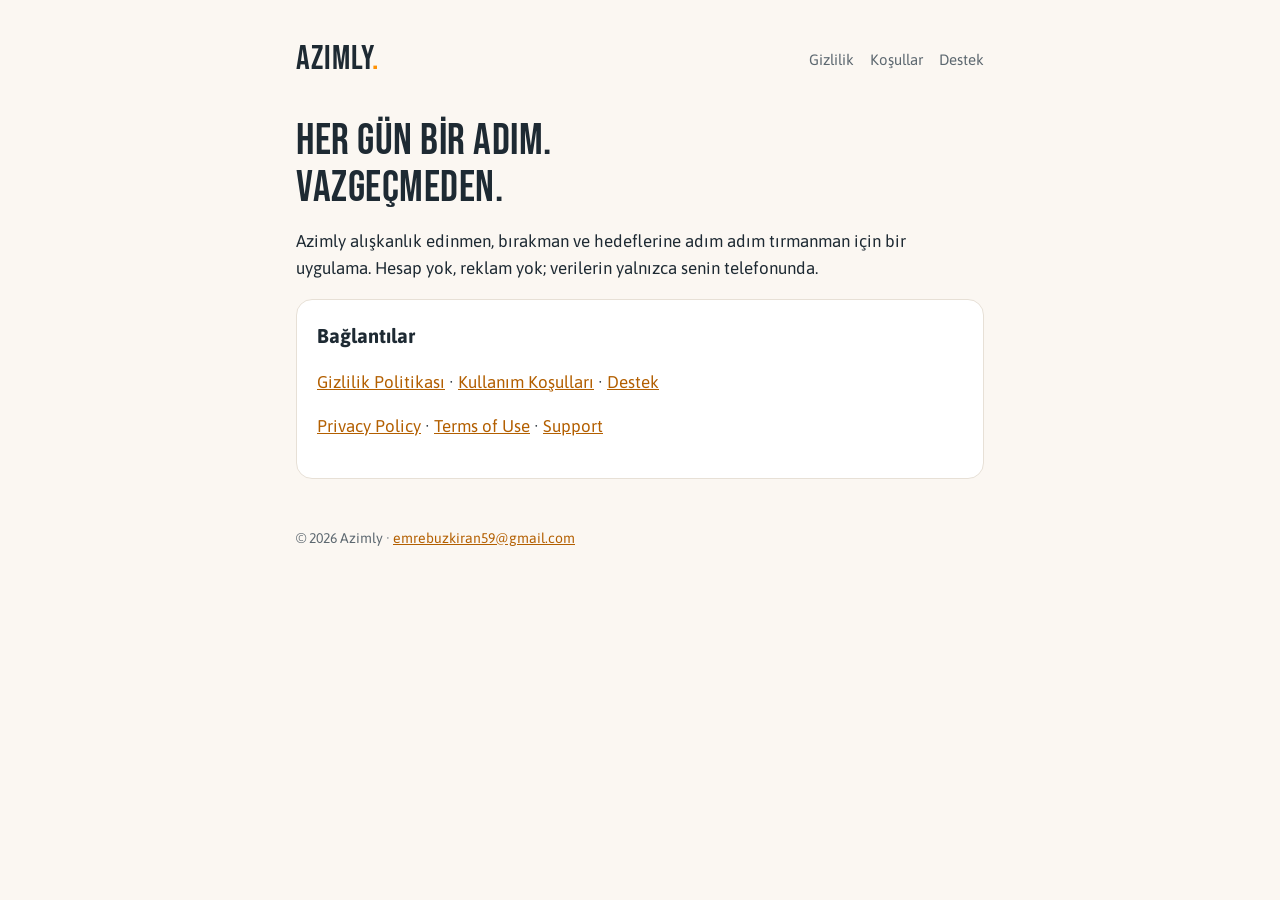
<file: index.html>
<!doctype html>
<html lang="tr">
<head>
<meta charset="utf-8">
<meta name="viewport" content="width=device-width, initial-scale=1">
<title>Azimly</title>
<meta name="description" content="Azimly: alışkanlık edin, bırak, hedeflerine adım adım tırman.">
<link rel="preconnect" href="https://fonts.googleapis.com">
<link rel="preconnect" href="https://fonts.gstatic.com" crossorigin>
<link href="https://fonts.googleapis.com/css2?family=Asap:wght@400;600;700&family=Bebas+Neue&display=swap" rel="stylesheet">
<link rel="stylesheet" href="style.css">
</head>
<body>
<div class="wrap">
<header class="top">
  <a class="brand" href="./">AZIMLY<span>.</span></a>
  <nav><a href="privacy/">Gizlilik</a><a href="terms/">Koşullar</a><a href="support/">Destek</a></nav>
</header>

<h1>Her gün bir adım.<br>Vazgeçmeden.</h1>
<p>Azimly alışkanlık edinmen, bırakman ve hedeflerine adım adım tırmanman için bir uygulama. Hesap yok, reklam yok; verilerin yalnızca senin telefonunda.</p>

<div class="card">
<h2>Bağlantılar</h2>
<p><a href="privacy/">Gizlilik Politikası</a> · <a href="terms/">Kullanım Koşulları</a> · <a href="support/">Destek</a></p>
<p lang="en"><a href="privacy/#en">Privacy Policy</a> · <a href="terms/#en">Terms of Use</a> · <a href="support/#en">Support</a></p>
</div>

<footer>© 2026 Azimly · <a href="mailto:emrebuzkiran59@gmail.com">emrebuzkiran59@gmail.com</a></footer>
</div>
</body>
</html>
</file>
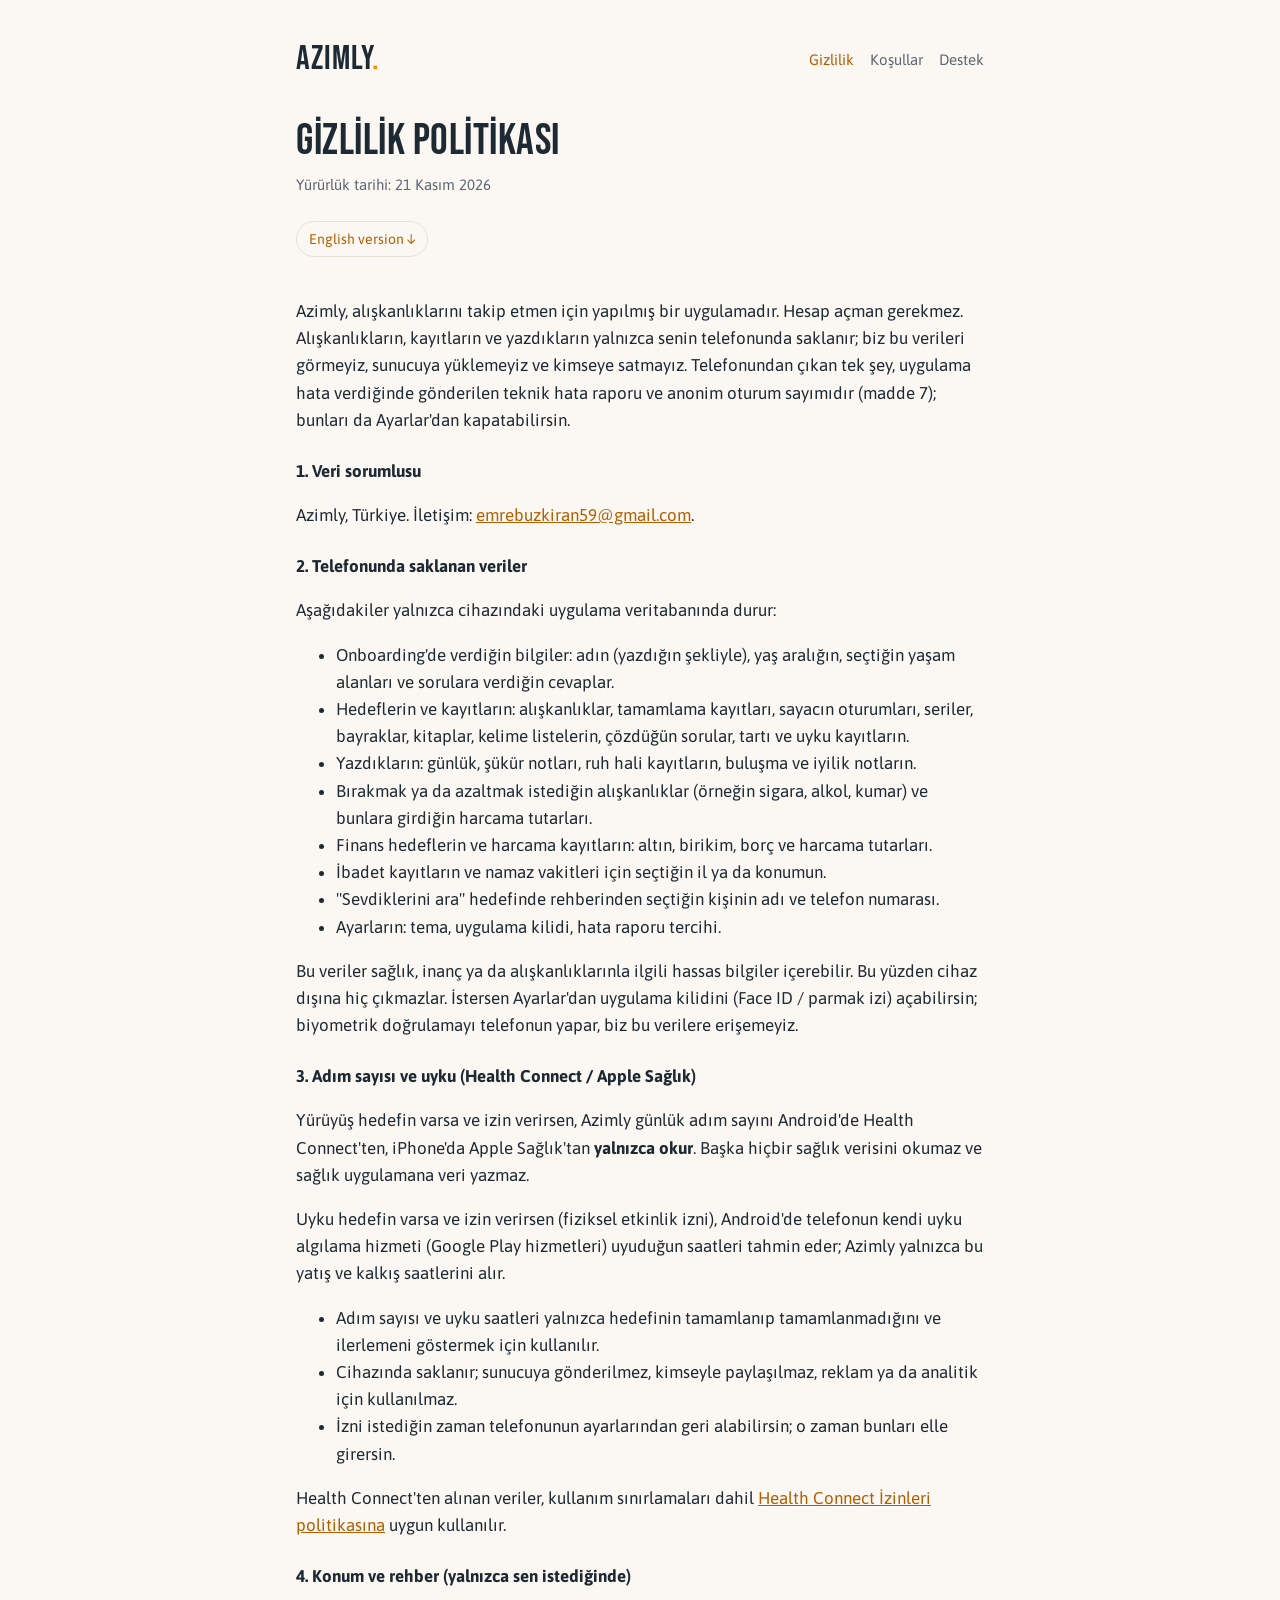
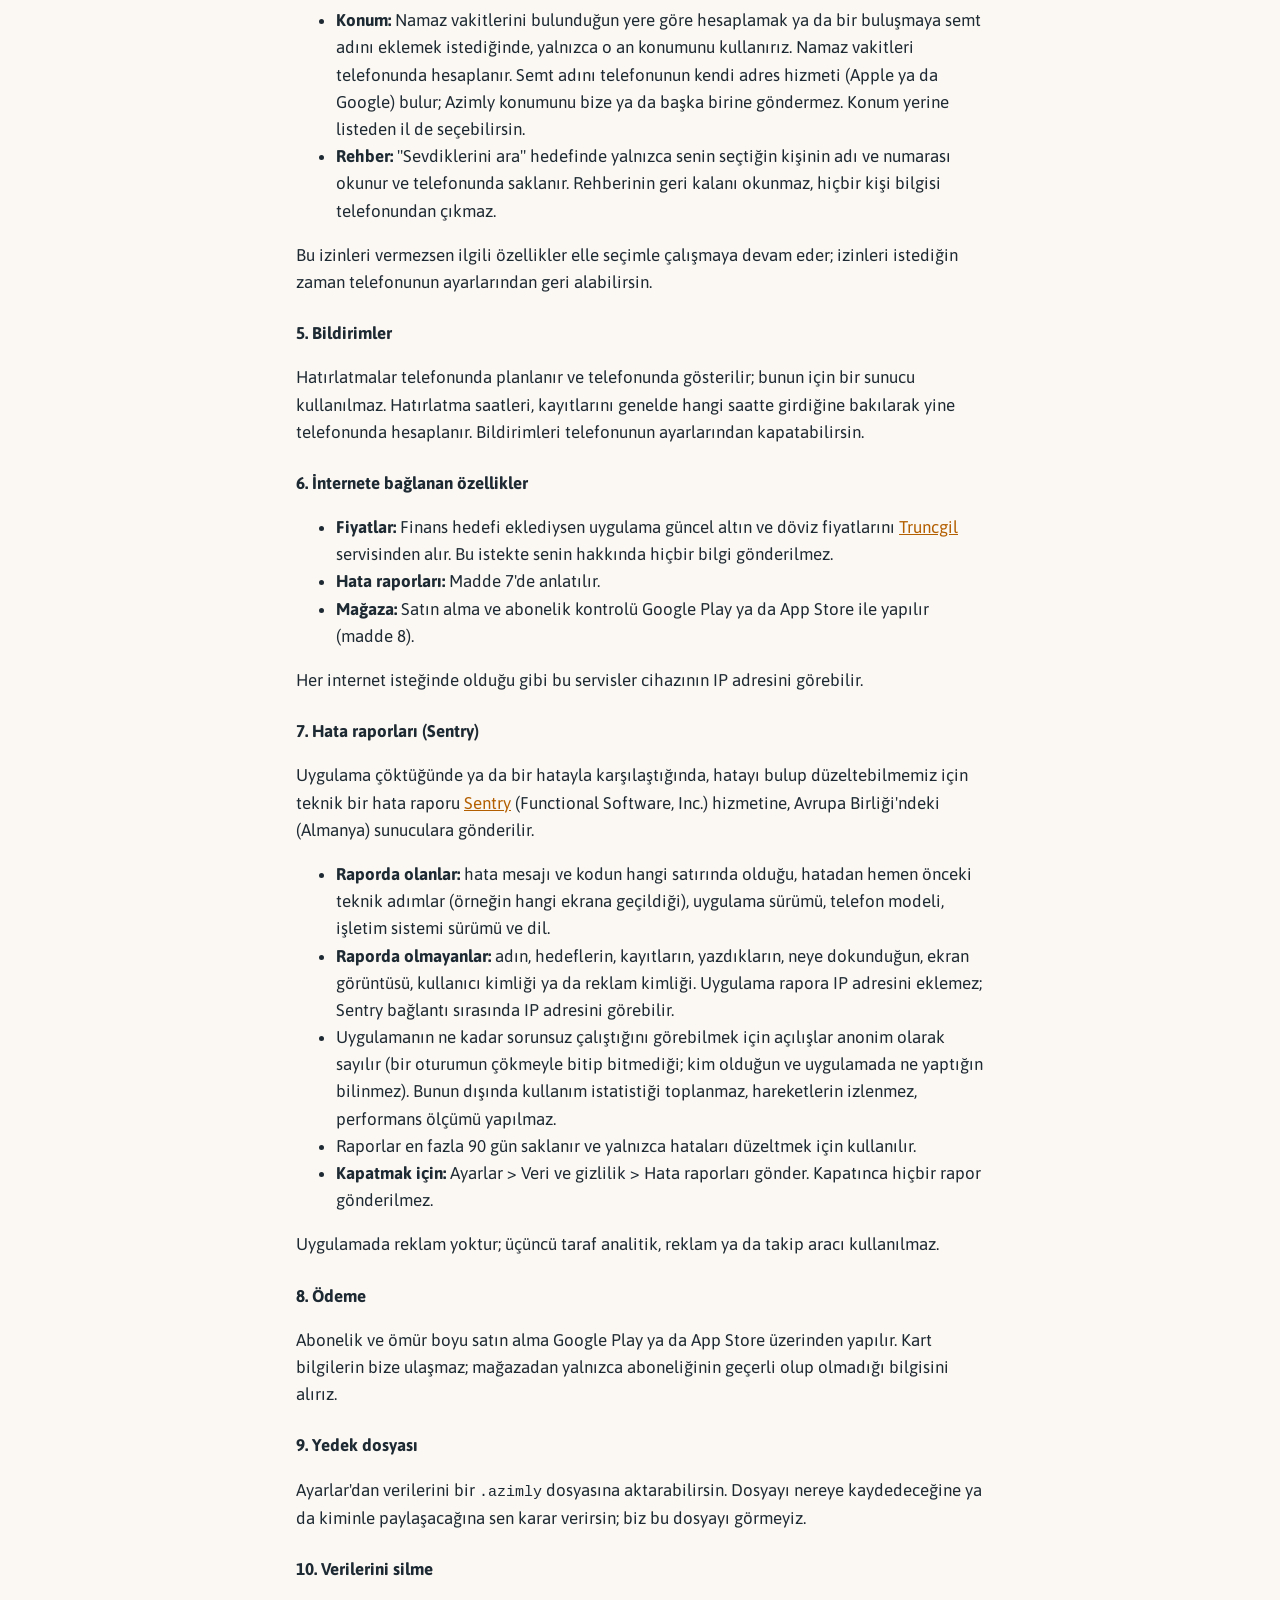
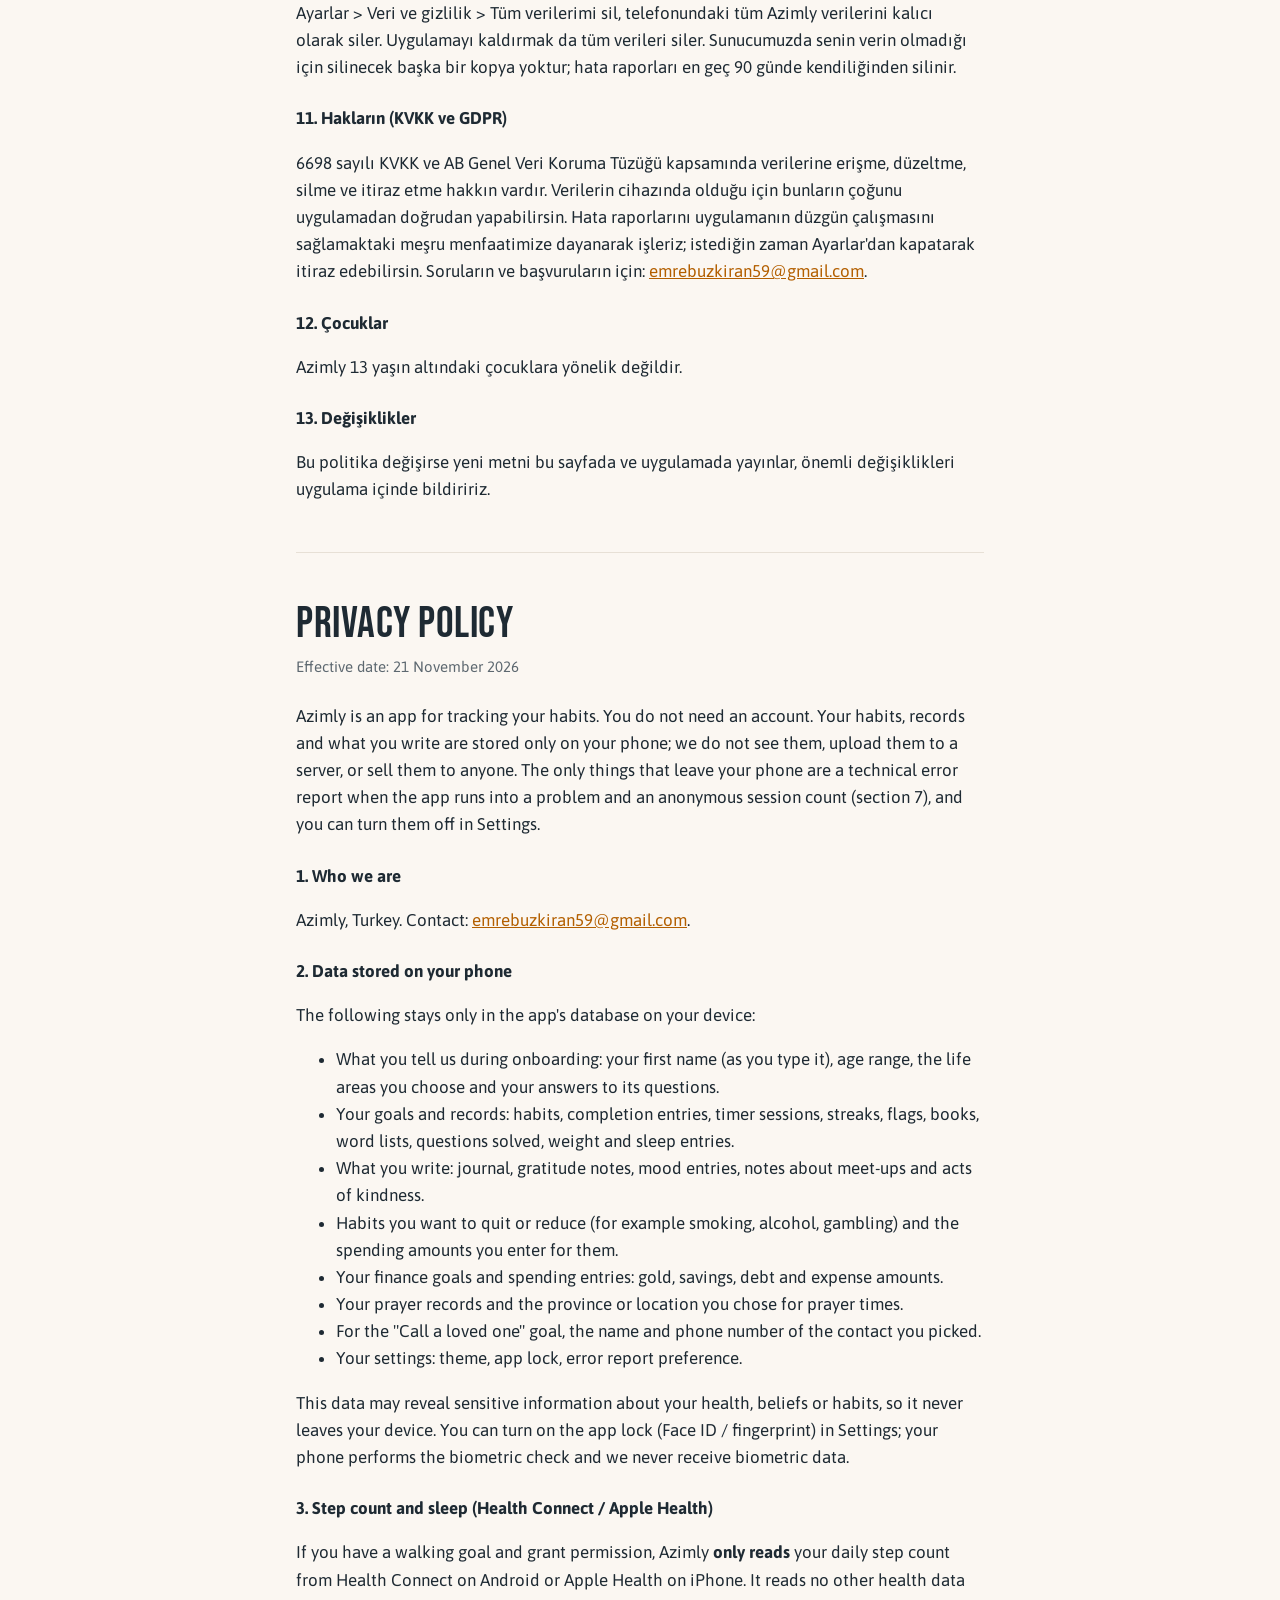
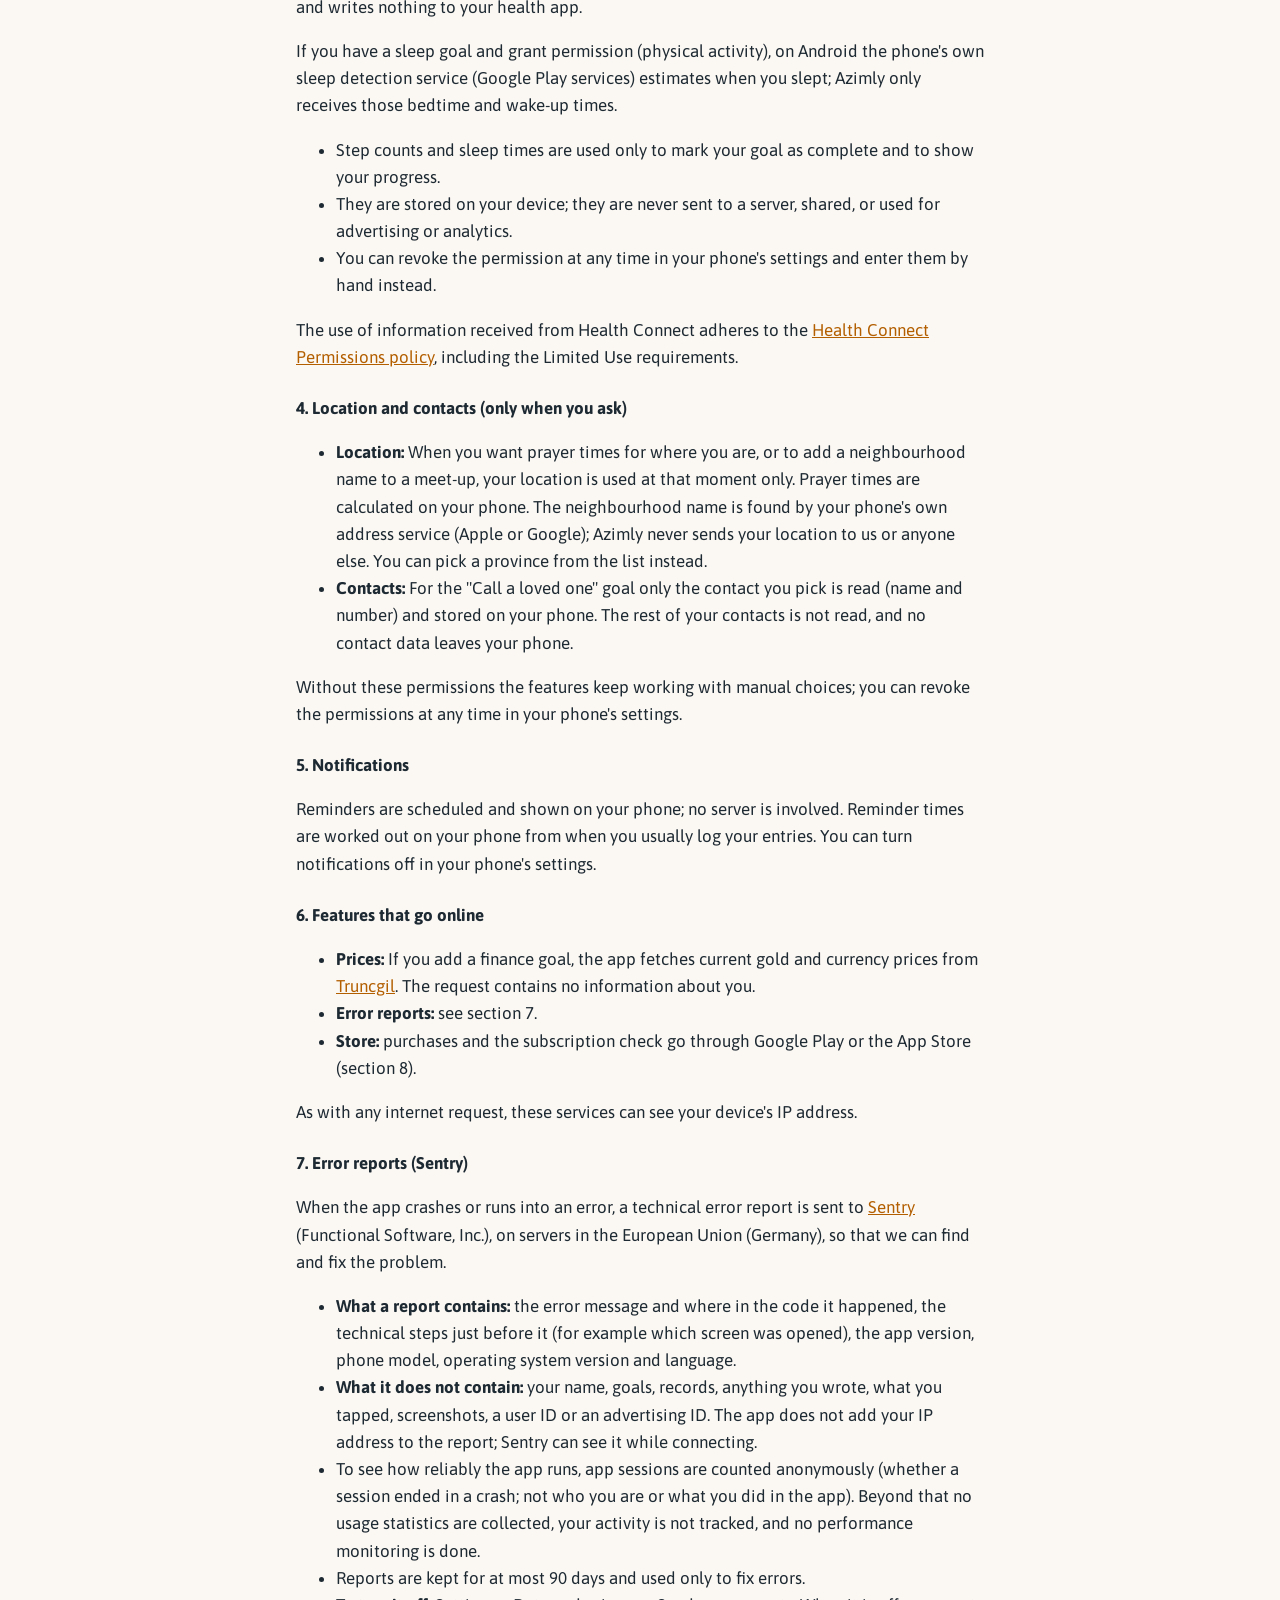
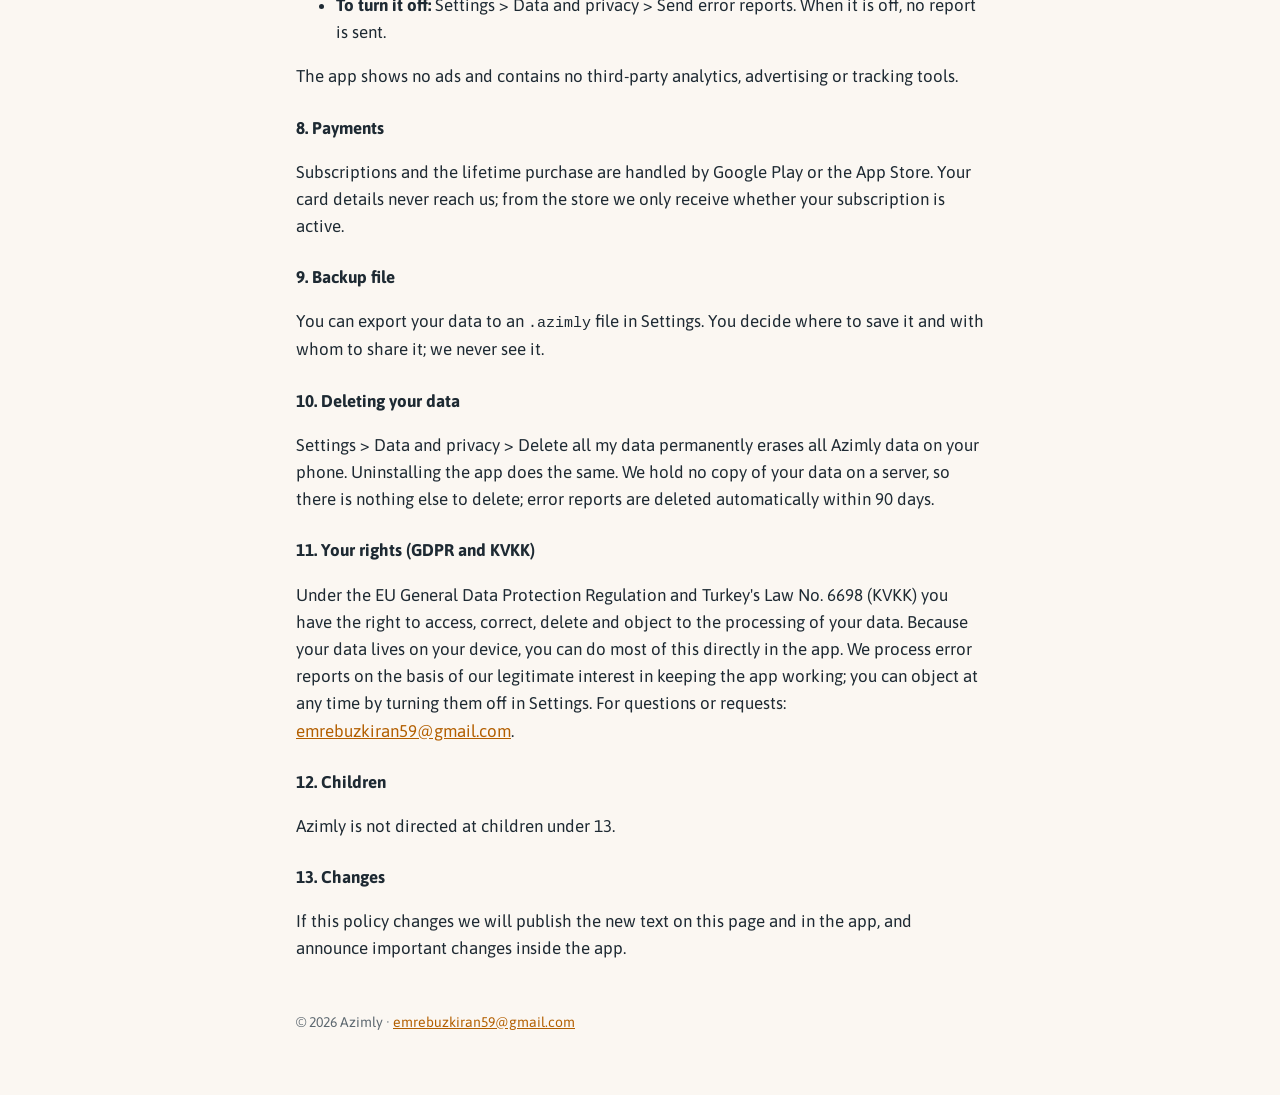
<file: privacy/index.html>
<!doctype html>
<html lang="tr">
<head>
<meta charset="utf-8">
<meta name="viewport" content="width=device-width, initial-scale=1">
<title>Gizlilik Politikası · Azimly</title>
<meta name="description" content="Azimly gizlilik politikası: alışkanlık verilerin yalnızca telefonunda saklanır.">
<link rel="preconnect" href="https://fonts.googleapis.com">
<link rel="preconnect" href="https://fonts.gstatic.com" crossorigin>
<link href="https://fonts.googleapis.com/css2?family=Asap:wght@400;600;700&family=Bebas+Neue&display=swap" rel="stylesheet">
<link rel="stylesheet" href="../style.css">
</head>
<body>
<div class="wrap">
<header class="top">
  <a class="brand" href="../">AZIMLY<span>.</span></a>
  <nav><a href="../privacy/" aria-current="page">Gizlilik</a><a href="../terms/">Koşullar</a><a href="../support/">Destek</a></nav>
</header>

<h1>Gizlilik Politikası</h1>
<p class="meta">Yürürlük tarihi: 21 Kasım 2026</p>
<a class="lang" href="#en">English version ↓</a>

<p>Azimly, alışkanlıklarını takip etmen için yapılmış bir uygulamadır. Hesap açman gerekmez. Alışkanlıkların, kayıtların ve yazdıkların yalnızca senin telefonunda saklanır; biz bu verileri görmeyiz, sunucuya yüklemeyiz ve kimseye satmayız. Telefonundan çıkan tek şey, uygulama hata verdiğinde gönderilen teknik hata raporu ve anonim oturum sayımıdır (madde 7); bunları da Ayarlar'dan kapatabilirsin.</p>

<h3>1. Veri sorumlusu</h3>
<p>Azimly, Türkiye. İletişim: <a href="mailto:emrebuzkiran59@gmail.com">emrebuzkiran59@gmail.com</a>.</p>

<h3>2. Telefonunda saklanan veriler</h3>
<p>Aşağıdakiler yalnızca cihazındaki uygulama veritabanında durur:</p>
<ul>
  <li>Onboarding'de verdiğin bilgiler: adın (yazdığın şekliyle), yaş aralığın, seçtiğin yaşam alanları ve sorulara verdiğin cevaplar.</li>
  <li>Hedeflerin ve kayıtların: alışkanlıklar, tamamlama kayıtları, sayacın oturumları, seriler, bayraklar, kitaplar, kelime listelerin, çözdüğün sorular, tartı ve uyku kayıtların.</li>
  <li>Yazdıkların: günlük, şükür notları, ruh hali kayıtların, buluşma ve iyilik notların.</li>
  <li>Bırakmak ya da azaltmak istediğin alışkanlıklar (örneğin sigara, alkol, kumar) ve bunlara girdiğin harcama tutarları.</li>
  <li>Finans hedeflerin ve harcama kayıtların: altın, birikim, borç ve harcama tutarları.</li>
  <li>İbadet kayıtların ve namaz vakitleri için seçtiğin il ya da konumun.</li>
  <li>"Sevdiklerini ara" hedefinde rehberinden seçtiğin kişinin adı ve telefon numarası.</li>
  <li>Ayarların: tema, uygulama kilidi, hata raporu tercihi.</li>
</ul>
<p>Bu veriler sağlık, inanç ya da alışkanlıklarınla ilgili hassas bilgiler içerebilir. Bu yüzden cihaz dışına hiç çıkmazlar. İstersen Ayarlar'dan uygulama kilidini (Face ID / parmak izi) açabilirsin; biyometrik doğrulamayı telefonun yapar, biz bu verilere erişemeyiz.</p>

<h3>3. Adım sayısı ve uyku (Health Connect / Apple Sağlık)</h3>
<p>Yürüyüş hedefin varsa ve izin verirsen, Azimly günlük adım sayını Android'de Health Connect'ten, iPhone'da Apple Sağlık'tan <strong>yalnızca okur</strong>. Başka hiçbir sağlık verisini okumaz ve sağlık uygulamana veri yazmaz.</p>
<p>Uyku hedefin varsa ve izin verirsen (fiziksel etkinlik izni), Android'de telefonun kendi uyku algılama hizmeti (Google Play hizmetleri) uyuduğun saatleri tahmin eder; Azimly yalnızca bu yatış ve kalkış saatlerini alır.</p>
<ul>
  <li>Adım sayısı ve uyku saatleri yalnızca hedefinin tamamlanıp tamamlanmadığını ve ilerlemeni göstermek için kullanılır.</li>
  <li>Cihazında saklanır; sunucuya gönderilmez, kimseyle paylaşılmaz, reklam ya da analitik için kullanılmaz.</li>
  <li>İzni istediğin zaman telefonunun ayarlarından geri alabilirsin; o zaman bunları elle girersin.</li>
</ul>
<p>Health Connect'ten alınan veriler, kullanım sınırlamaları dahil <a href="https://support.google.com/googleplay/android-developer/answer/12991134">Health Connect İzinleri politikasına</a> uygun kullanılır.</p>

<h3>4. Konum ve rehber (yalnızca sen istediğinde)</h3>
<ul>
  <li><strong>Konum:</strong> Namaz vakitlerini bulunduğun yere göre hesaplamak ya da bir buluşmaya semt adını eklemek istediğinde, yalnızca o an konumunu kullanırız. Namaz vakitleri telefonunda hesaplanır. Semt adını telefonunun kendi adres hizmeti (Apple ya da Google) bulur; Azimly konumunu bize ya da başka birine göndermez. Konum yerine listeden il de seçebilirsin.</li>
  <li><strong>Rehber:</strong> "Sevdiklerini ara" hedefinde yalnızca senin seçtiğin kişinin adı ve numarası okunur ve telefonunda saklanır. Rehberinin geri kalanı okunmaz, hiçbir kişi bilgisi telefonundan çıkmaz.</li>
</ul>
<p>Bu izinleri vermezsen ilgili özellikler elle seçimle çalışmaya devam eder; izinleri istediğin zaman telefonunun ayarlarından geri alabilirsin.</p>

<h3>5. Bildirimler</h3>
<p>Hatırlatmalar telefonunda planlanır ve telefonunda gösterilir; bunun için bir sunucu kullanılmaz. Hatırlatma saatleri, kayıtlarını genelde hangi saatte girdiğine bakılarak yine telefonunda hesaplanır. Bildirimleri telefonunun ayarlarından kapatabilirsin.</p>

<h3>6. İnternete bağlanan özellikler</h3>
<ul>
  <li><strong>Fiyatlar:</strong> Finans hedefi eklediysen uygulama güncel altın ve döviz fiyatlarını <a href="https://finans.truncgil.com">Truncgil</a> servisinden alır. Bu istekte senin hakkında hiçbir bilgi gönderilmez.</li>
  <li><strong>Hata raporları:</strong> Madde 7'de anlatılır.</li>
  <li><strong>Mağaza:</strong> Satın alma ve abonelik kontrolü Google Play ya da App Store ile yapılır (madde 8).</li>
</ul>
<p>Her internet isteğinde olduğu gibi bu servisler cihazının IP adresini görebilir.</p>

<h3>7. Hata raporları (Sentry)</h3>
<p>Uygulama çöktüğünde ya da bir hatayla karşılaştığında, hatayı bulup düzeltebilmemiz için teknik bir hata raporu <a href="https://sentry.io/privacy/">Sentry</a> (Functional Software, Inc.) hizmetine, Avrupa Birliği'ndeki (Almanya) sunuculara gönderilir.</p>
<ul>
  <li><strong>Raporda olanlar:</strong> hata mesajı ve kodun hangi satırında olduğu, hatadan hemen önceki teknik adımlar (örneğin hangi ekrana geçildiği), uygulama sürümü, telefon modeli, işletim sistemi sürümü ve dil.</li>
  <li><strong>Raporda olmayanlar:</strong> adın, hedeflerin, kayıtların, yazdıkların, neye dokunduğun, ekran görüntüsü, kullanıcı kimliği ya da reklam kimliği. Uygulama rapora IP adresini eklemez; Sentry bağlantı sırasında IP adresini görebilir.</li>
  <li>Uygulamanın ne kadar sorunsuz çalıştığını görebilmek için açılışlar anonim olarak sayılır (bir oturumun çökmeyle bitip bitmediği; kim olduğun ve uygulamada ne yaptığın bilinmez). Bunun dışında kullanım istatistiği toplanmaz, hareketlerin izlenmez, performans ölçümü yapılmaz.</li>
  <li>Raporlar en fazla 90 gün saklanır ve yalnızca hataları düzeltmek için kullanılır.</li>
  <li><strong>Kapatmak için:</strong> Ayarlar &gt; Veri ve gizlilik &gt; Hata raporları gönder. Kapatınca hiçbir rapor gönderilmez.</li>
</ul>
<p>Uygulamada reklam yoktur; üçüncü taraf analitik, reklam ya da takip aracı kullanılmaz.</p>

<h3>8. Ödeme</h3>
<p>Abonelik ve ömür boyu satın alma Google Play ya da App Store üzerinden yapılır. Kart bilgilerin bize ulaşmaz; mağazadan yalnızca aboneliğinin geçerli olup olmadığı bilgisini alırız.</p>

<h3>9. Yedek dosyası</h3>
<p>Ayarlar'dan verilerini bir <code>.azimly</code> dosyasına aktarabilirsin. Dosyayı nereye kaydedeceğine ya da kiminle paylaşacağına sen karar verirsin; biz bu dosyayı görmeyiz.</p>

<h3>10. Verilerini silme</h3>
<p>Ayarlar &gt; Veri ve gizlilik &gt; Tüm verilerimi sil, telefonundaki tüm Azimly verilerini kalıcı olarak siler. Uygulamayı kaldırmak da tüm verileri siler. Sunucumuzda senin verin olmadığı için silinecek başka bir kopya yoktur; hata raporları en geç 90 günde kendiliğinden silinir.</p>

<h3>11. Hakların (KVKK ve GDPR)</h3>
<p>6698 sayılı KVKK ve AB Genel Veri Koruma Tüzüğü kapsamında verilerine erişme, düzeltme, silme ve itiraz etme hakkın vardır. Verilerin cihazında olduğu için bunların çoğunu uygulamadan doğrudan yapabilirsin. Hata raporlarını uygulamanın düzgün çalışmasını sağlamaktaki meşru menfaatimize dayanarak işleriz; istediğin zaman Ayarlar'dan kapatarak itiraz edebilirsin. Soruların ve başvuruların için: <a href="mailto:emrebuzkiran59@gmail.com">emrebuzkiran59@gmail.com</a>.</p>

<h3>12. Çocuklar</h3>
<p>Azimly 13 yaşın altındaki çocuklara yönelik değildir.</p>

<h3>13. Değişiklikler</h3>
<p>Bu politika değişirse yeni metni bu sayfada ve uygulamada yayınlar, önemli değişiklikleri uygulama içinde bildiririz.</p>

<hr>

<section id="en" lang="en">
<h1>Privacy Policy</h1>
<p class="meta">Effective date: 21 November 2026</p>

<p>Azimly is an app for tracking your habits. You do not need an account. Your habits, records and what you write are stored only on your phone; we do not see them, upload them to a server, or sell them to anyone. The only things that leave your phone are a technical error report when the app runs into a problem and an anonymous session count (section 7), and you can turn them off in Settings.</p>

<h3>1. Who we are</h3>
<p>Azimly, Turkey. Contact: <a href="mailto:emrebuzkiran59@gmail.com">emrebuzkiran59@gmail.com</a>.</p>

<h3>2. Data stored on your phone</h3>
<p>The following stays only in the app's database on your device:</p>
<ul>
  <li>What you tell us during onboarding: your first name (as you type it), age range, the life areas you choose and your answers to its questions.</li>
  <li>Your goals and records: habits, completion entries, timer sessions, streaks, flags, books, word lists, questions solved, weight and sleep entries.</li>
  <li>What you write: journal, gratitude notes, mood entries, notes about meet-ups and acts of kindness.</li>
  <li>Habits you want to quit or reduce (for example smoking, alcohol, gambling) and the spending amounts you enter for them.</li>
  <li>Your finance goals and spending entries: gold, savings, debt and expense amounts.</li>
  <li>Your prayer records and the province or location you chose for prayer times.</li>
  <li>For the "Call a loved one" goal, the name and phone number of the contact you picked.</li>
  <li>Your settings: theme, app lock, error report preference.</li>
</ul>
<p>This data may reveal sensitive information about your health, beliefs or habits, so it never leaves your device. You can turn on the app lock (Face ID / fingerprint) in Settings; your phone performs the biometric check and we never receive biometric data.</p>

<h3>3. Step count and sleep (Health Connect / Apple Health)</h3>
<p>If you have a walking goal and grant permission, Azimly <strong>only reads</strong> your daily step count from Health Connect on Android or Apple Health on iPhone. It reads no other health data and writes nothing to your health app.</p>
<p>If you have a sleep goal and grant permission (physical activity), on Android the phone's own sleep detection service (Google Play services) estimates when you slept; Azimly only receives those bedtime and wake-up times.</p>
<ul>
  <li>Step counts and sleep times are used only to mark your goal as complete and to show your progress.</li>
  <li>They are stored on your device; they are never sent to a server, shared, or used for advertising or analytics.</li>
  <li>You can revoke the permission at any time in your phone's settings and enter them by hand instead.</li>
</ul>
<p>The use of information received from Health Connect adheres to the <a href="https://support.google.com/googleplay/android-developer/answer/12991134">Health Connect Permissions policy</a>, including the Limited Use requirements.</p>

<h3>4. Location and contacts (only when you ask)</h3>
<ul>
  <li><strong>Location:</strong> When you want prayer times for where you are, or to add a neighbourhood name to a meet-up, your location is used at that moment only. Prayer times are calculated on your phone. The neighbourhood name is found by your phone's own address service (Apple or Google); Azimly never sends your location to us or anyone else. You can pick a province from the list instead.</li>
  <li><strong>Contacts:</strong> For the "Call a loved one" goal only the contact you pick is read (name and number) and stored on your phone. The rest of your contacts is not read, and no contact data leaves your phone.</li>
</ul>
<p>Without these permissions the features keep working with manual choices; you can revoke the permissions at any time in your phone's settings.</p>

<h3>5. Notifications</h3>
<p>Reminders are scheduled and shown on your phone; no server is involved. Reminder times are worked out on your phone from when you usually log your entries. You can turn notifications off in your phone's settings.</p>

<h3>6. Features that go online</h3>
<ul>
  <li><strong>Prices:</strong> If you add a finance goal, the app fetches current gold and currency prices from <a href="https://finans.truncgil.com">Truncgil</a>. The request contains no information about you.</li>
  <li><strong>Error reports:</strong> see section 7.</li>
  <li><strong>Store:</strong> purchases and the subscription check go through Google Play or the App Store (section 8).</li>
</ul>
<p>As with any internet request, these services can see your device's IP address.</p>

<h3>7. Error reports (Sentry)</h3>
<p>When the app crashes or runs into an error, a technical error report is sent to <a href="https://sentry.io/privacy/">Sentry</a> (Functional Software, Inc.), on servers in the European Union (Germany), so that we can find and fix the problem.</p>
<ul>
  <li><strong>What a report contains:</strong> the error message and where in the code it happened, the technical steps just before it (for example which screen was opened), the app version, phone model, operating system version and language.</li>
  <li><strong>What it does not contain:</strong> your name, goals, records, anything you wrote, what you tapped, screenshots, a user ID or an advertising ID. The app does not add your IP address to the report; Sentry can see it while connecting.</li>
  <li>To see how reliably the app runs, app sessions are counted anonymously (whether a session ended in a crash; not who you are or what you did in the app). Beyond that no usage statistics are collected, your activity is not tracked, and no performance monitoring is done.</li>
  <li>Reports are kept for at most 90 days and used only to fix errors.</li>
  <li><strong>To turn it off:</strong> Settings &gt; Data and privacy &gt; Send error reports. When it is off, no report is sent.</li>
</ul>
<p>The app shows no ads and contains no third-party analytics, advertising or tracking tools.</p>

<h3>8. Payments</h3>
<p>Subscriptions and the lifetime purchase are handled by Google Play or the App Store. Your card details never reach us; from the store we only receive whether your subscription is active.</p>

<h3>9. Backup file</h3>
<p>You can export your data to an <code>.azimly</code> file in Settings. You decide where to save it and with whom to share it; we never see it.</p>

<h3>10. Deleting your data</h3>
<p>Settings &gt; Data and privacy &gt; Delete all my data permanently erases all Azimly data on your phone. Uninstalling the app does the same. We hold no copy of your data on a server, so there is nothing else to delete; error reports are deleted automatically within 90 days.</p>

<h3>11. Your rights (GDPR and KVKK)</h3>
<p>Under the EU General Data Protection Regulation and Turkey's Law No. 6698 (KVKK) you have the right to access, correct, delete and object to the processing of your data. Because your data lives on your device, you can do most of this directly in the app. We process error reports on the basis of our legitimate interest in keeping the app working; you can object at any time by turning them off in Settings. For questions or requests: <a href="mailto:emrebuzkiran59@gmail.com">emrebuzkiran59@gmail.com</a>.</p>

<h3>12. Children</h3>
<p>Azimly is not directed at children under 13.</p>

<h3>13. Changes</h3>
<p>If this policy changes we will publish the new text on this page and in the app, and announce important changes inside the app.</p>
</section>

<footer>© 2026 Azimly · <a href="mailto:emrebuzkiran59@gmail.com">emrebuzkiran59@gmail.com</a></footer>
</div>
</body>
</html>
</file>
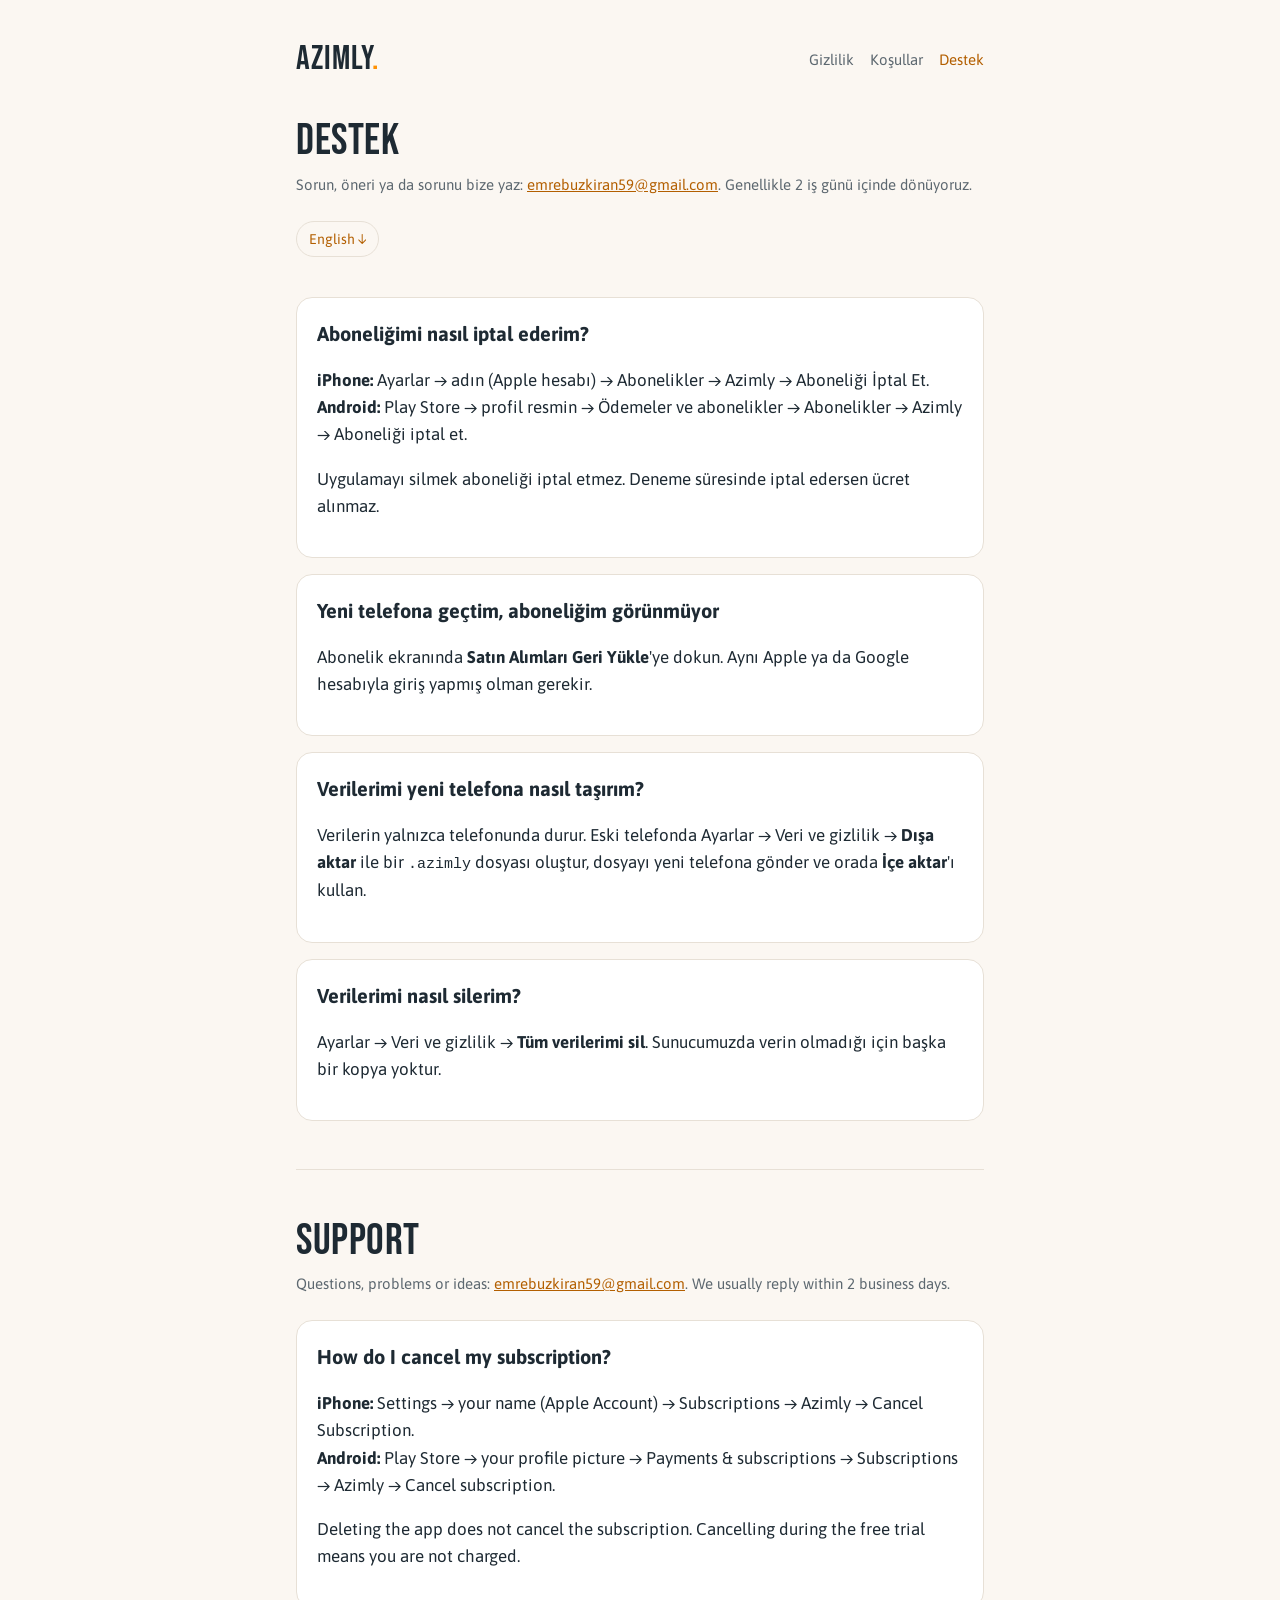
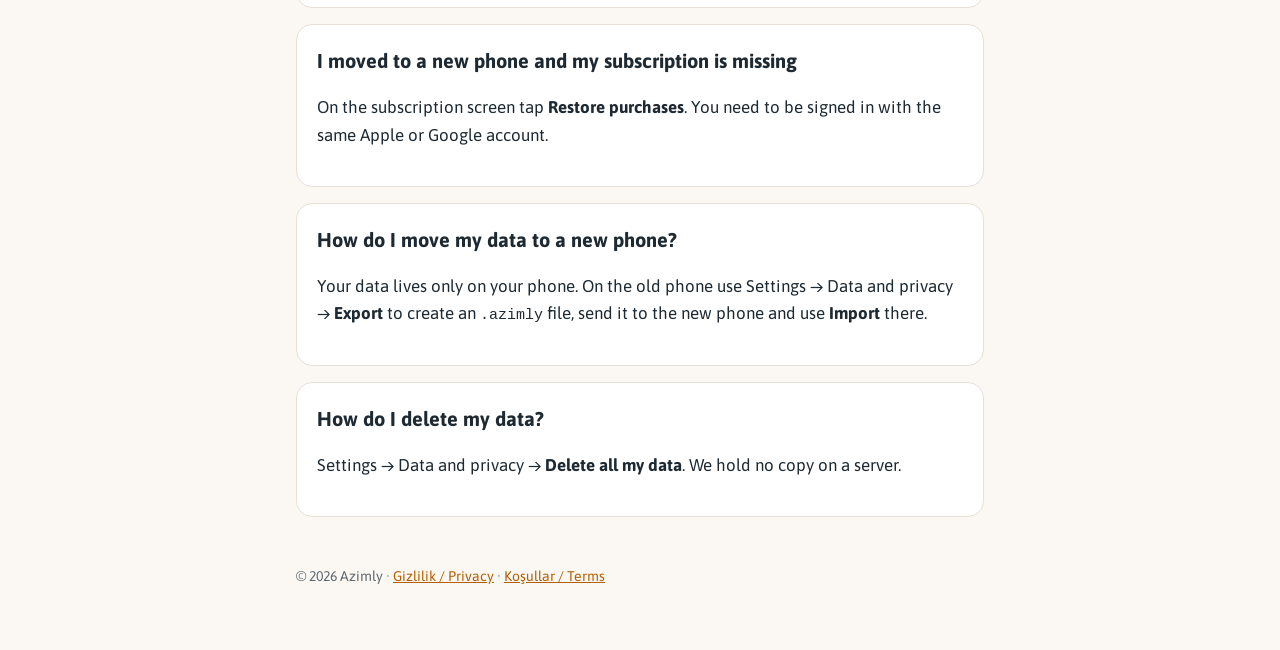
<file: support/index.html>
<!doctype html>
<html lang="tr">
<head>
<meta charset="utf-8">
<meta name="viewport" content="width=device-width, initial-scale=1">
<title>Destek · Azimly</title>
<meta name="description" content="Azimly destek: abonelik, geri yükleme, yedekleme ve iletişim.">
<link rel="preconnect" href="https://fonts.googleapis.com">
<link rel="preconnect" href="https://fonts.gstatic.com" crossorigin>
<link href="https://fonts.googleapis.com/css2?family=Asap:wght@400;600;700&family=Bebas+Neue&display=swap" rel="stylesheet">
<link rel="stylesheet" href="../style.css">
</head>
<body>
<div class="wrap">
<header class="top">
  <a class="brand" href="../">AZIMLY<span>.</span></a>
  <nav><a href="../privacy/">Gizlilik</a><a href="../terms/">Koşullar</a><a href="../support/" aria-current="page">Destek</a></nav>
</header>

<h1>Destek</h1>
<p class="meta">Sorun, öneri ya da sorunu bize yaz: <a href="mailto:emrebuzkiran59@gmail.com">emrebuzkiran59@gmail.com</a>. Genellikle 2 iş günü içinde dönüyoruz.</p>
<a class="lang" href="#en">English ↓</a>

<div class="card">
<h2>Aboneliğimi nasıl iptal ederim?</h2>
<p><strong>iPhone:</strong> Ayarlar → adın (Apple hesabı) → Abonelikler → Azimly → Aboneliği İptal Et.<br>
<strong>Android:</strong> Play Store → profil resmin → Ödemeler ve abonelikler → Abonelikler → Azimly → Aboneliği iptal et.</p>
<p>Uygulamayı silmek aboneliği iptal etmez. Deneme süresinde iptal edersen ücret alınmaz.</p>
</div>

<div class="card">
<h2>Yeni telefona geçtim, aboneliğim görünmüyor</h2>
<p>Abonelik ekranında <strong>Satın Alımları Geri Yükle</strong>'ye dokun. Aynı Apple ya da Google hesabıyla giriş yapmış olman gerekir.</p>
</div>

<div class="card">
<h2>Verilerimi yeni telefona nasıl taşırım?</h2>
<p>Verilerin yalnızca telefonunda durur. Eski telefonda Ayarlar → Veri ve gizlilik → <strong>Dışa aktar</strong> ile bir <code>.azimly</code> dosyası oluştur, dosyayı yeni telefona gönder ve orada <strong>İçe aktar</strong>'ı kullan.</p>
</div>

<div class="card">
<h2>Verilerimi nasıl silerim?</h2>
<p>Ayarlar → Veri ve gizlilik → <strong>Tüm verilerimi sil</strong>. Sunucumuzda verin olmadığı için başka bir kopya yoktur.</p>
</div>

<hr>

<section id="en" lang="en">
<h1>Support</h1>
<p class="meta">Questions, problems or ideas: <a href="mailto:emrebuzkiran59@gmail.com">emrebuzkiran59@gmail.com</a>. We usually reply within 2 business days.</p>

<div class="card">
<h2>How do I cancel my subscription?</h2>
<p><strong>iPhone:</strong> Settings → your name (Apple Account) → Subscriptions → Azimly → Cancel Subscription.<br>
<strong>Android:</strong> Play Store → your profile picture → Payments &amp; subscriptions → Subscriptions → Azimly → Cancel subscription.</p>
<p>Deleting the app does not cancel the subscription. Cancelling during the free trial means you are not charged.</p>
</div>

<div class="card">
<h2>I moved to a new phone and my subscription is missing</h2>
<p>On the subscription screen tap <strong>Restore purchases</strong>. You need to be signed in with the same Apple or Google account.</p>
</div>

<div class="card">
<h2>How do I move my data to a new phone?</h2>
<p>Your data lives only on your phone. On the old phone use Settings → Data and privacy → <strong>Export</strong> to create an <code>.azimly</code> file, send it to the new phone and use <strong>Import</strong> there.</p>
</div>

<div class="card">
<h2>How do I delete my data?</h2>
<p>Settings → Data and privacy → <strong>Delete all my data</strong>. We hold no copy on a server.</p>
</div>
</section>

<footer>© 2026 Azimly · <a href="../privacy/">Gizlilik / Privacy</a> · <a href="../terms/">Koşullar / Terms</a></footer>
</div>
</body>
</html>
</file>
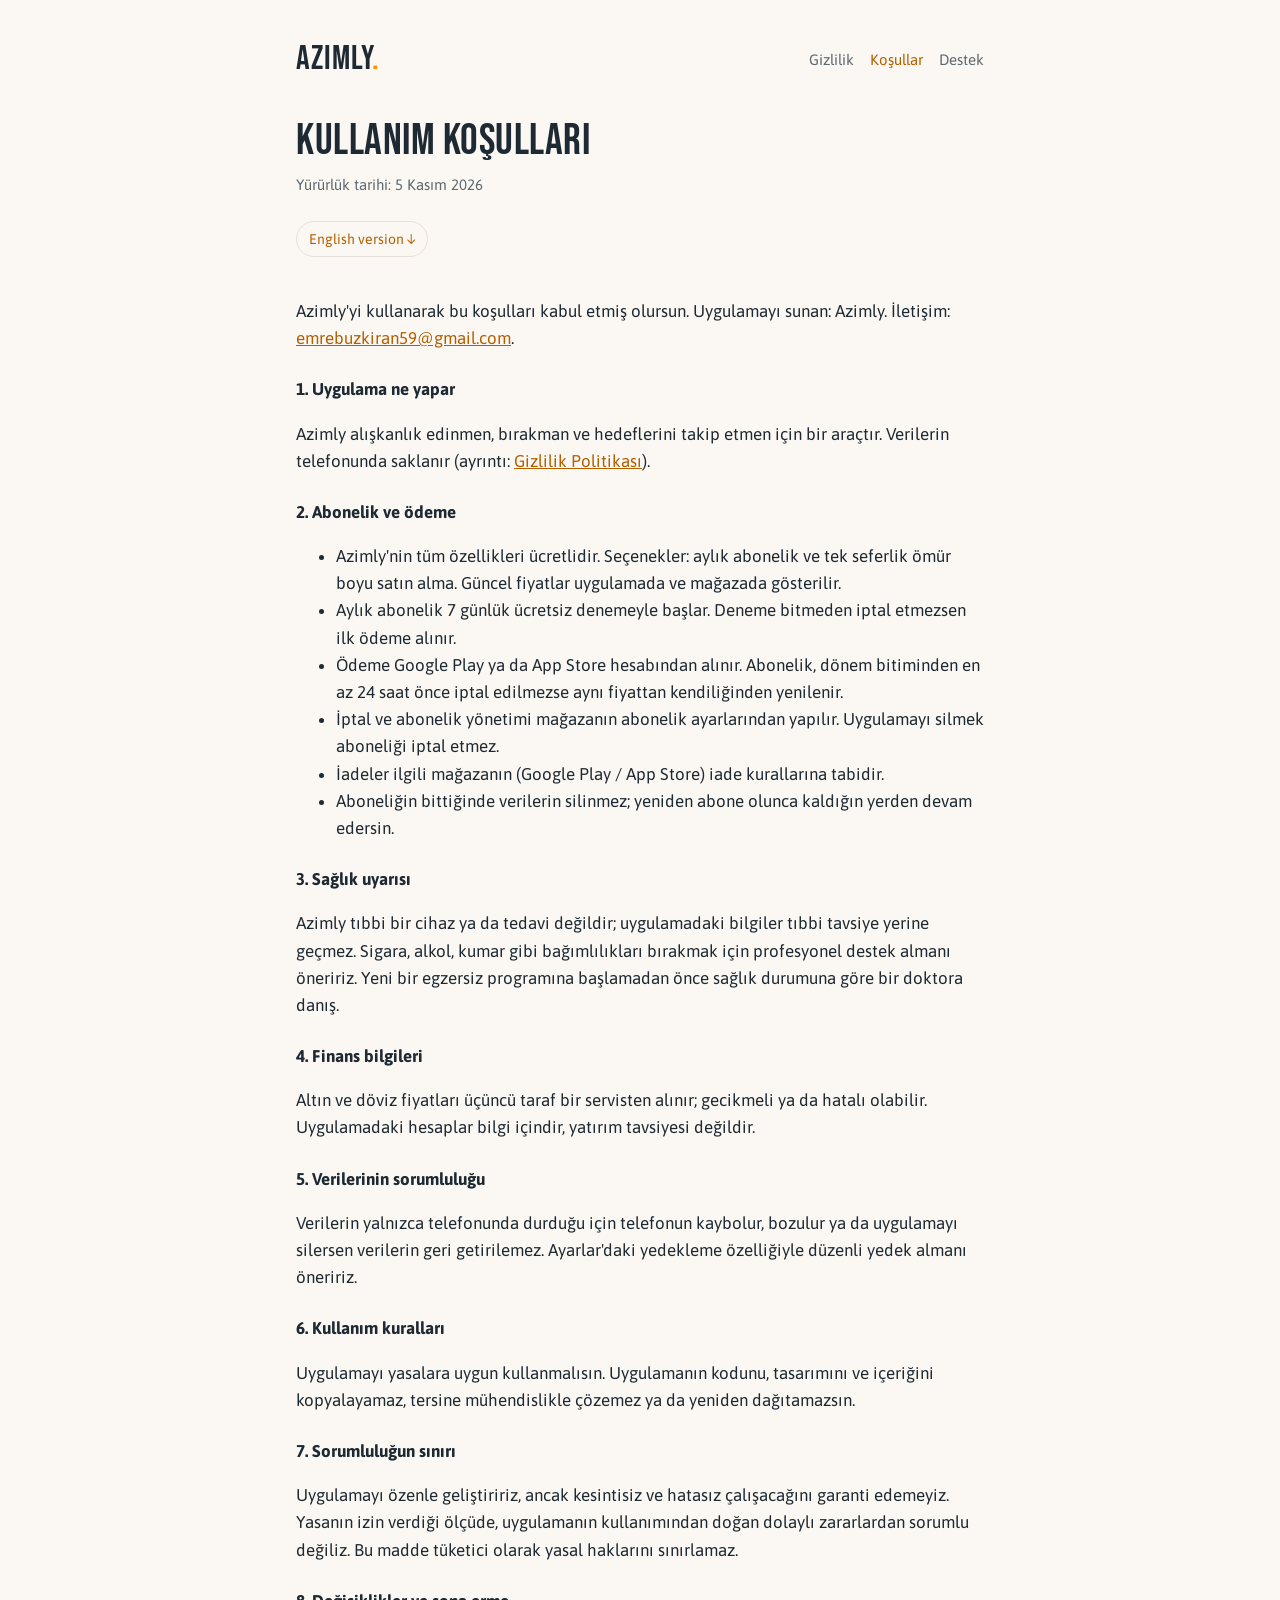
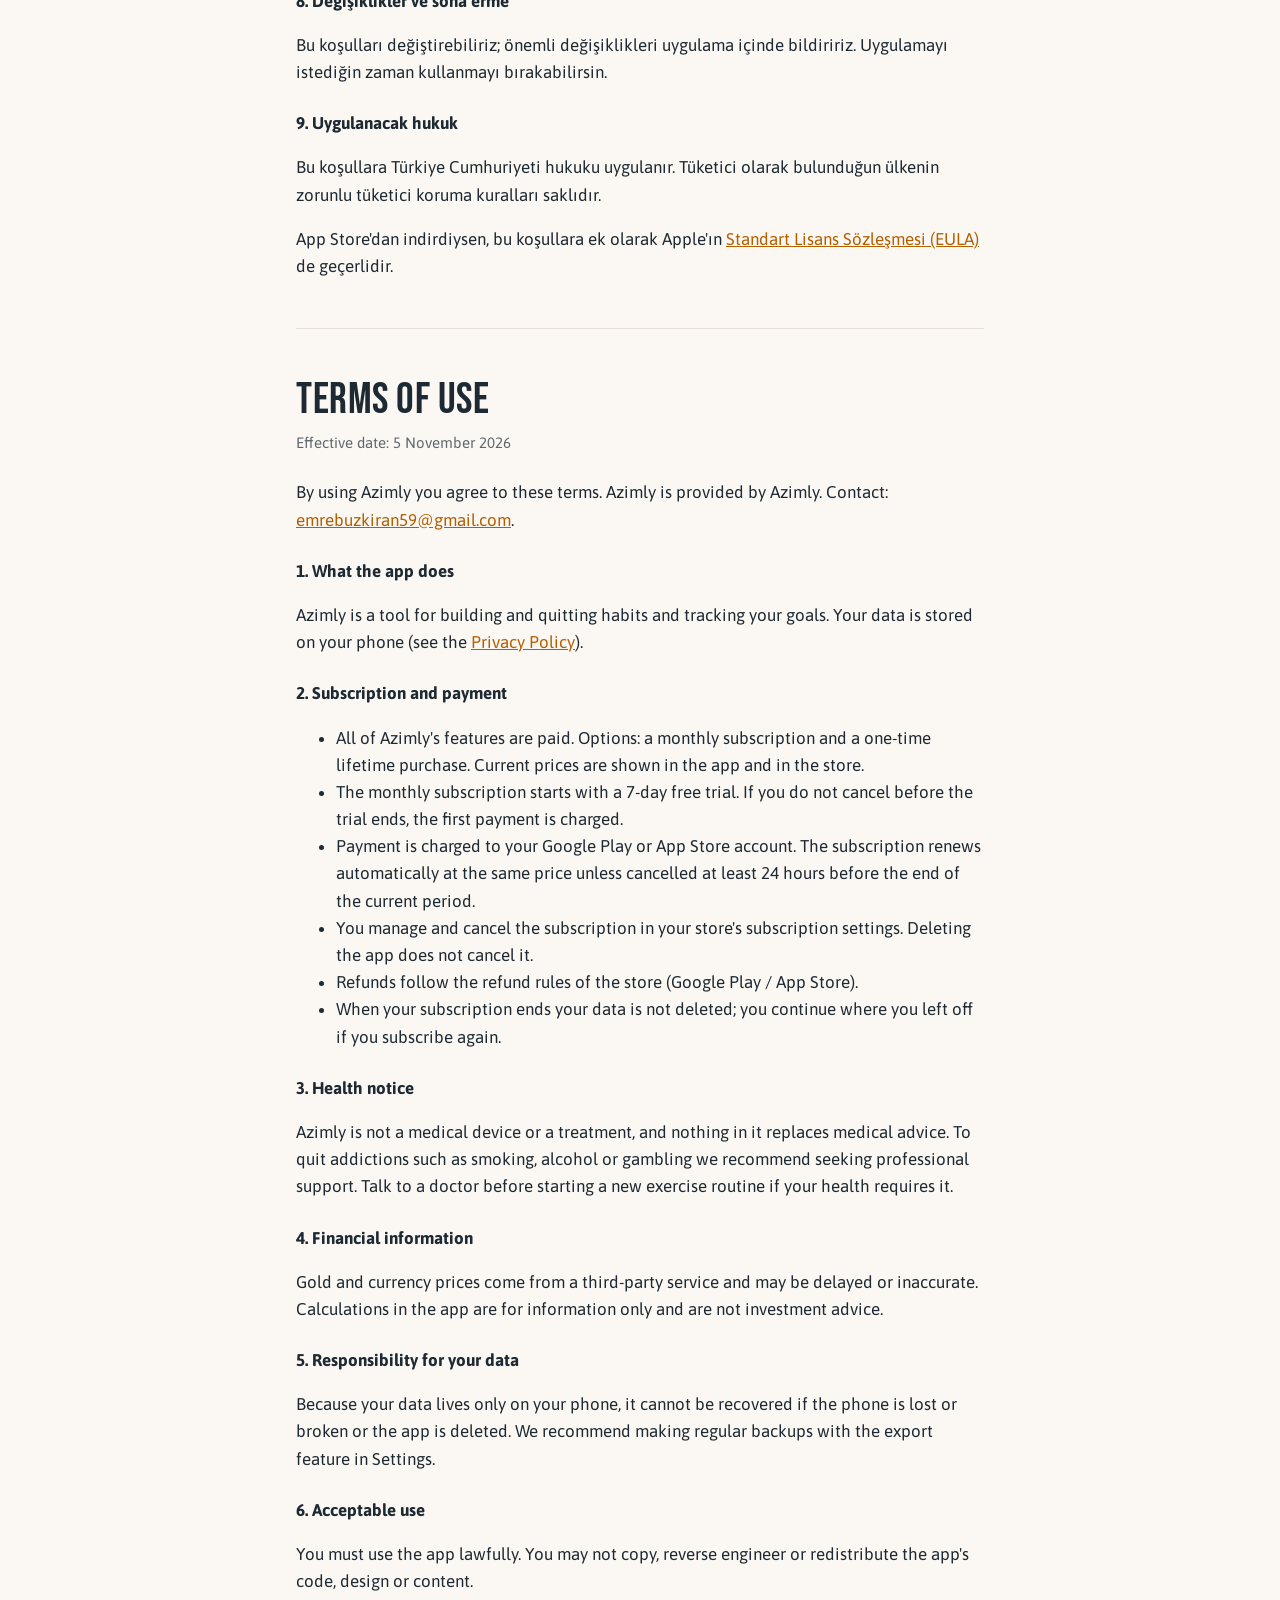
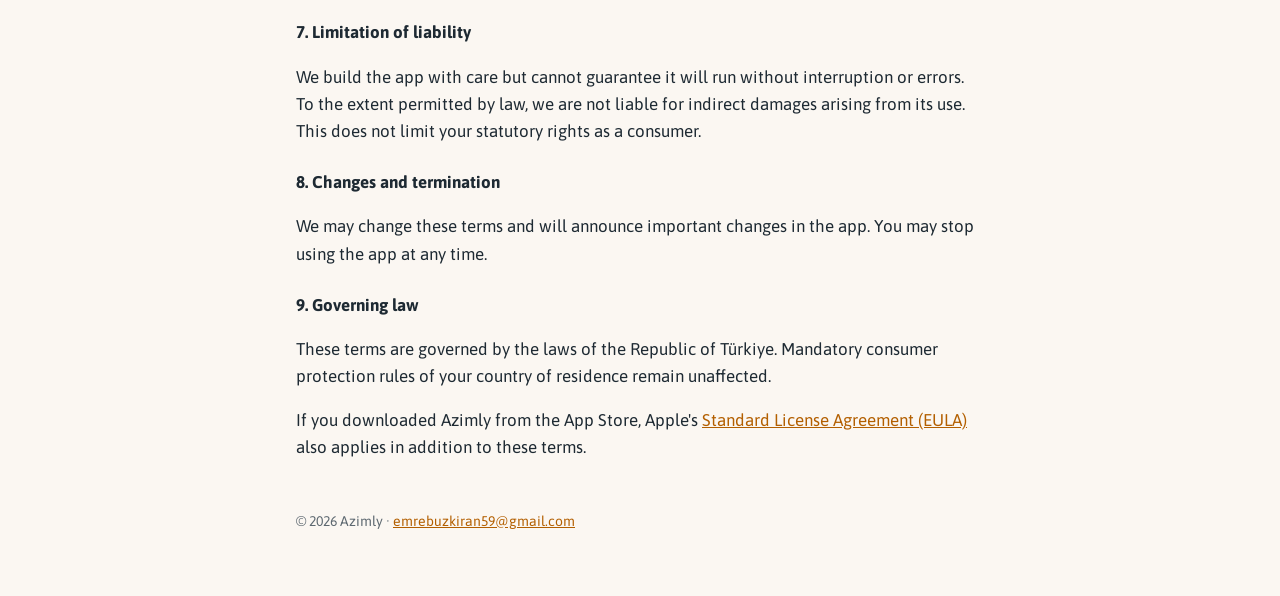
<file: terms/index.html>
<!doctype html>
<html lang="tr">
<head>
<meta charset="utf-8">
<meta name="viewport" content="width=device-width, initial-scale=1">
<title>Kullanım Koşulları · Azimly</title>
<meta name="description" content="Azimly kullanım koşulları: abonelik, ödeme ve kullanım kuralları.">
<link rel="preconnect" href="https://fonts.googleapis.com">
<link rel="preconnect" href="https://fonts.gstatic.com" crossorigin>
<link href="https://fonts.googleapis.com/css2?family=Asap:wght@400;600;700&family=Bebas+Neue&display=swap" rel="stylesheet">
<link rel="stylesheet" href="../style.css">
</head>
<body>
<div class="wrap">
<header class="top">
  <a class="brand" href="../">AZIMLY<span>.</span></a>
  <nav><a href="../privacy/">Gizlilik</a><a href="../terms/" aria-current="page">Koşullar</a><a href="../support/">Destek</a></nav>
</header>

<h1>Kullanım Koşulları</h1>
<p class="meta">Yürürlük tarihi: 5 Kasım 2026</p>
<a class="lang" href="#en">English version ↓</a>

<p>Azimly'yi kullanarak bu koşulları kabul etmiş olursun. Uygulamayı sunan: Azimly. İletişim: <a href="mailto:emrebuzkiran59@gmail.com">emrebuzkiran59@gmail.com</a>.</p>

<h3>1. Uygulama ne yapar</h3>
<p>Azimly alışkanlık edinmen, bırakman ve hedeflerini takip etmen için bir araçtır. Verilerin telefonunda saklanır (ayrıntı: <a href="../privacy/">Gizlilik Politikası</a>).</p>

<h3>2. Abonelik ve ödeme</h3>
<ul>
  <li>Azimly'nin tüm özellikleri ücretlidir. Seçenekler: aylık abonelik ve tek seferlik ömür boyu satın alma. Güncel fiyatlar uygulamada ve mağazada gösterilir.</li>
  <li>Aylık abonelik 7 günlük ücretsiz denemeyle başlar. Deneme bitmeden iptal etmezsen ilk ödeme alınır.</li>
  <li>Ödeme Google Play ya da App Store hesabından alınır. Abonelik, dönem bitiminden en az 24 saat önce iptal edilmezse aynı fiyattan kendiliğinden yenilenir.</li>
  <li>İptal ve abonelik yönetimi mağazanın abonelik ayarlarından yapılır. Uygulamayı silmek aboneliği iptal etmez.</li>
  <li>İadeler ilgili mağazanın (Google Play / App Store) iade kurallarına tabidir.</li>
  <li>Aboneliğin bittiğinde verilerin silinmez; yeniden abone olunca kaldığın yerden devam edersin.</li>
</ul>

<h3>3. Sağlık uyarısı</h3>
<p>Azimly tıbbi bir cihaz ya da tedavi değildir; uygulamadaki bilgiler tıbbi tavsiye yerine geçmez. Sigara, alkol, kumar gibi bağımlılıkları bırakmak için profesyonel destek almanı öneririz. Yeni bir egzersiz programına başlamadan önce sağlık durumuna göre bir doktora danış.</p>

<h3>4. Finans bilgileri</h3>
<p>Altın ve döviz fiyatları üçüncü taraf bir servisten alınır; gecikmeli ya da hatalı olabilir. Uygulamadaki hesaplar bilgi içindir, yatırım tavsiyesi değildir.</p>

<h3>5. Verilerinin sorumluluğu</h3>
<p>Verilerin yalnızca telefonunda durduğu için telefonun kaybolur, bozulur ya da uygulamayı silersen verilerin geri getirilemez. Ayarlar'daki yedekleme özelliğiyle düzenli yedek almanı öneririz.</p>

<h3>6. Kullanım kuralları</h3>
<p>Uygulamayı yasalara uygun kullanmalısın. Uygulamanın kodunu, tasarımını ve içeriğini kopyalayamaz, tersine mühendislikle çözemez ya da yeniden dağıtamazsın.</p>

<h3>7. Sorumluluğun sınırı</h3>
<p>Uygulamayı özenle geliştiririz, ancak kesintisiz ve hatasız çalışacağını garanti edemeyiz. Yasanın izin verdiği ölçüde, uygulamanın kullanımından doğan dolaylı zararlardan sorumlu değiliz. Bu madde tüketici olarak yasal haklarını sınırlamaz.</p>

<h3>8. Değişiklikler ve sona erme</h3>
<p>Bu koşulları değiştirebiliriz; önemli değişiklikleri uygulama içinde bildiririz. Uygulamayı istediğin zaman kullanmayı bırakabilirsin.</p>

<h3>9. Uygulanacak hukuk</h3>
<p>Bu koşullara Türkiye Cumhuriyeti hukuku uygulanır. Tüketici olarak bulunduğun ülkenin zorunlu tüketici koruma kuralları saklıdır.</p>

<p>App Store'dan indirdiysen, bu koşullara ek olarak Apple'ın <a href="https://www.apple.com/legal/internet-services/itunes/dev/stdeula/">Standart Lisans Sözleşmesi (EULA)</a> de geçerlidir.</p>

<hr>

<section id="en" lang="en">
<h1>Terms of Use</h1>
<p class="meta">Effective date: 5 November 2026</p>

<p>By using Azimly you agree to these terms. Azimly is provided by Azimly. Contact: <a href="mailto:emrebuzkiran59@gmail.com">emrebuzkiran59@gmail.com</a>.</p>

<h3>1. What the app does</h3>
<p>Azimly is a tool for building and quitting habits and tracking your goals. Your data is stored on your phone (see the <a href="../privacy/#en">Privacy Policy</a>).</p>

<h3>2. Subscription and payment</h3>
<ul>
  <li>All of Azimly's features are paid. Options: a monthly subscription and a one-time lifetime purchase. Current prices are shown in the app and in the store.</li>
  <li>The monthly subscription starts with a 7-day free trial. If you do not cancel before the trial ends, the first payment is charged.</li>
  <li>Payment is charged to your Google Play or App Store account. The subscription renews automatically at the same price unless cancelled at least 24 hours before the end of the current period.</li>
  <li>You manage and cancel the subscription in your store's subscription settings. Deleting the app does not cancel it.</li>
  <li>Refunds follow the refund rules of the store (Google Play / App Store).</li>
  <li>When your subscription ends your data is not deleted; you continue where you left off if you subscribe again.</li>
</ul>

<h3>3. Health notice</h3>
<p>Azimly is not a medical device or a treatment, and nothing in it replaces medical advice. To quit addictions such as smoking, alcohol or gambling we recommend seeking professional support. Talk to a doctor before starting a new exercise routine if your health requires it.</p>

<h3>4. Financial information</h3>
<p>Gold and currency prices come from a third-party service and may be delayed or inaccurate. Calculations in the app are for information only and are not investment advice.</p>

<h3>5. Responsibility for your data</h3>
<p>Because your data lives only on your phone, it cannot be recovered if the phone is lost or broken or the app is deleted. We recommend making regular backups with the export feature in Settings.</p>

<h3>6. Acceptable use</h3>
<p>You must use the app lawfully. You may not copy, reverse engineer or redistribute the app's code, design or content.</p>

<h3>7. Limitation of liability</h3>
<p>We build the app with care but cannot guarantee it will run without interruption or errors. To the extent permitted by law, we are not liable for indirect damages arising from its use. This does not limit your statutory rights as a consumer.</p>

<h3>8. Changes and termination</h3>
<p>We may change these terms and will announce important changes in the app. You may stop using the app at any time.</p>

<h3>9. Governing law</h3>
<p>These terms are governed by the laws of the Republic of Türkiye. Mandatory consumer protection rules of your country of residence remain unaffected.</p>

<p>If you downloaded Azimly from the App Store, Apple's <a href="https://www.apple.com/legal/internet-services/itunes/dev/stdeula/">Standard License Agreement (EULA)</a> also applies in addition to these terms.</p>
</section>

<footer>© 2026 Azimly · <a href="mailto:emrebuzkiran59@gmail.com">emrebuzkiran59@gmail.com</a></footer>
</div>
</body>
</html>
</file>
<file: style.css>
:root {
  --bg: #fbf7f2;
  --surface: #ffffff;
  --ink: #1e2a33;
  --muted: #5d6870;
  --line: #e7e0d6;
  --accent: #ff9103;
  --accent-text: #b35f00;
}
@media (prefers-color-scheme: dark) {
  :root {
    --bg: #000000;
    --surface: #12181d;
    --ink: #f3efe9;
    --muted: #a3acb3;
    --line: #26313a;
    --accent-text: #ffa53a;
  }
}
* { box-sizing: border-box; }
html { -webkit-text-size-adjust: 100%; }
body {
  margin: 0;
  background: var(--bg);
  color: var(--ink);
  font-family: 'Asap', system-ui, -apple-system, 'Segoe UI', sans-serif;
  font-size: 17px;
  line-height: 1.6;
}
.wrap { max-width: 720px; margin: 0 auto; padding: 32px 16px 64px; }
header.top { display: flex; align-items: center; justify-content: space-between; gap: 12px; margin-bottom: 32px; }
.brand { font-family: 'Bebas Neue', 'Asap', sans-serif; font-size: 34px; letter-spacing: 1px; color: var(--ink); text-decoration: none; }
.brand span { color: var(--accent); }
nav a { color: var(--muted); text-decoration: none; margin-left: 16px; font-size: 15px; }
nav a:hover, nav a[aria-current='page'] { color: var(--accent-text); }
h1 { font-family: 'Bebas Neue', 'Asap', sans-serif; font-weight: 400; font-size: 44px; line-height: 1.05; letter-spacing: 0.5px; margin: 0 0 8px; }
h2 { font-size: 20px; margin: 32px 0 8px; }
h3 { font-size: 17px; margin: 24px 0 4px; }
p, li { color: var(--ink); }
.meta { color: var(--muted); font-size: 15px; margin: 0 0 24px; }
.lang { display: inline-block; margin: 0 0 24px; padding: 6px 12px; border: 1px solid var(--line); border-radius: 999px; color: var(--accent-text); text-decoration: none; font-size: 14px; }
a { color: var(--accent-text); }
hr { border: 0; border-top: 1px solid var(--line); margin: 48px 0; }
.card { background: var(--surface); border: 1px solid var(--line); border-radius: 16px; padding: 20px; margin: 16px 0; }
.card h2 { margin-top: 0; }
footer { margin-top: 48px; color: var(--muted); font-size: 14px; }
code { font-size: 15px; }
@media (max-width: 480px) {
  h1 { font-size: 38px; }
  nav a { margin-left: 10px; }
}
</file>
